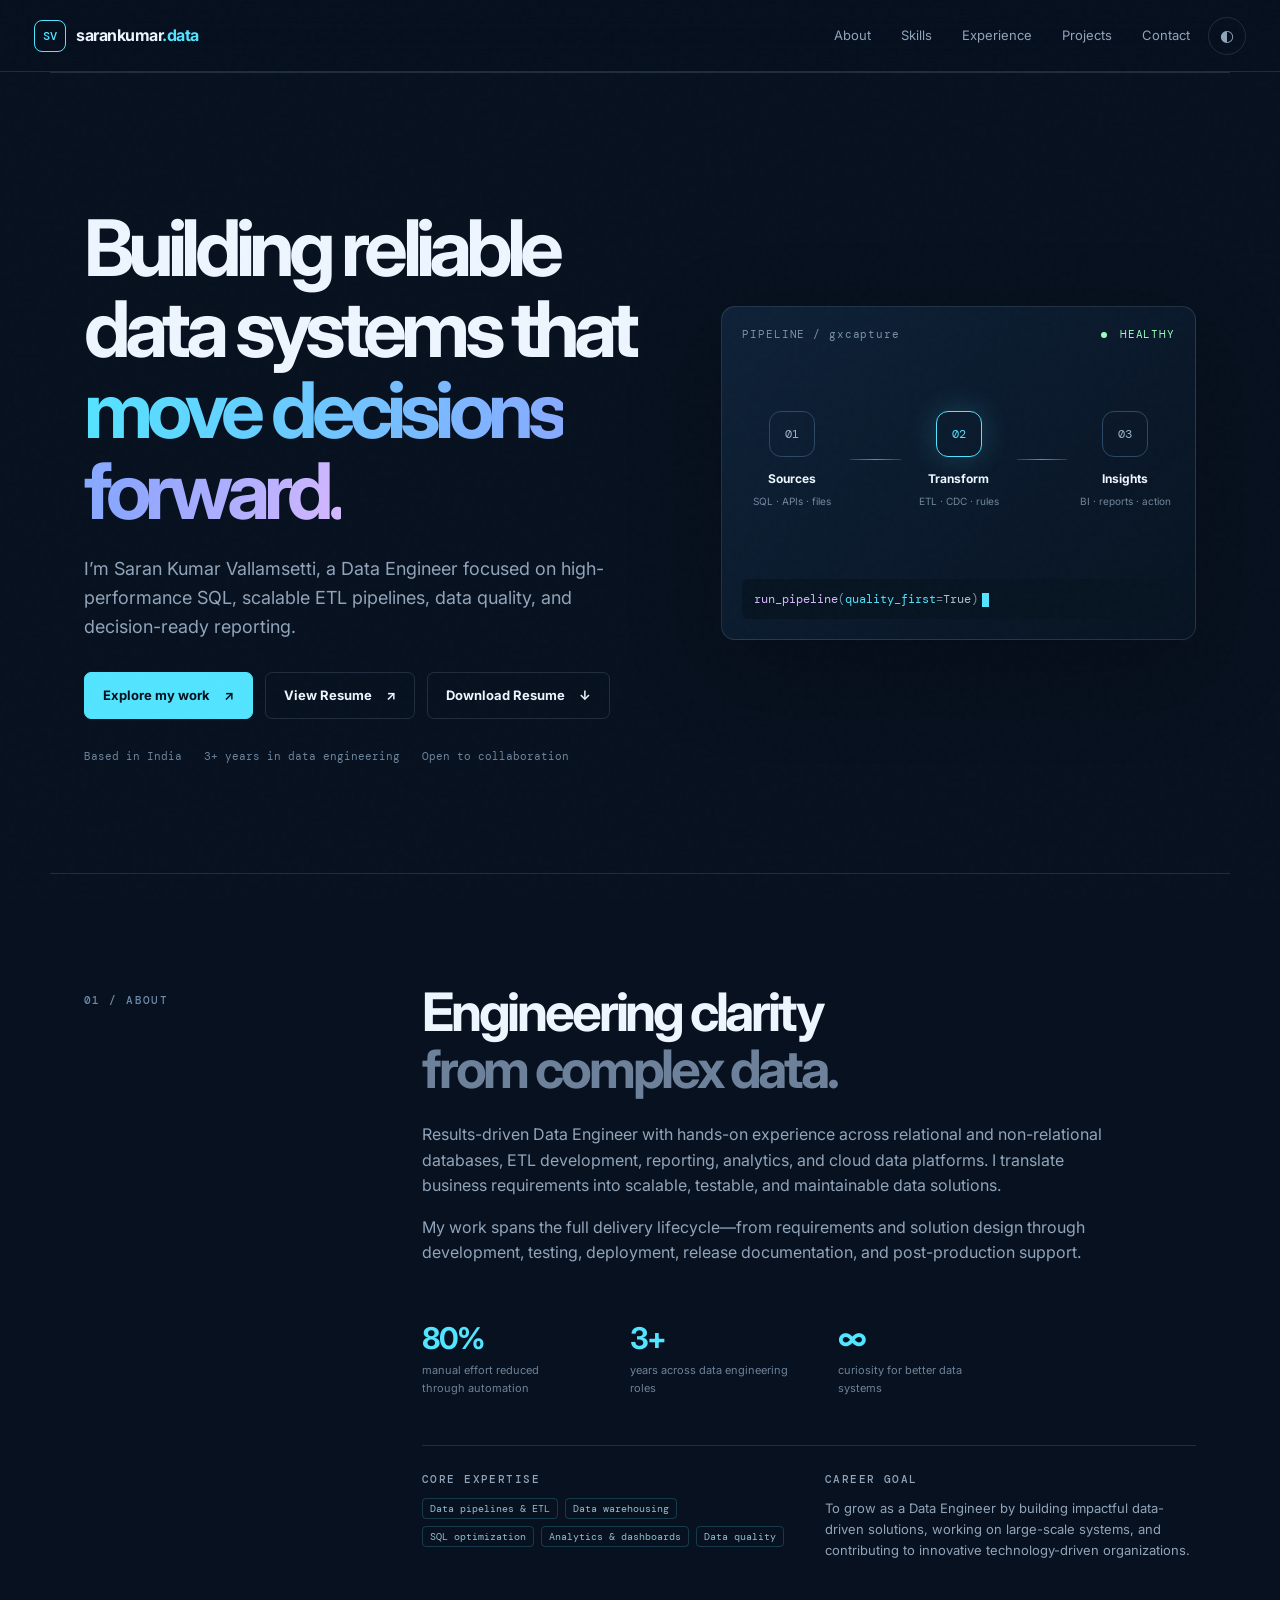
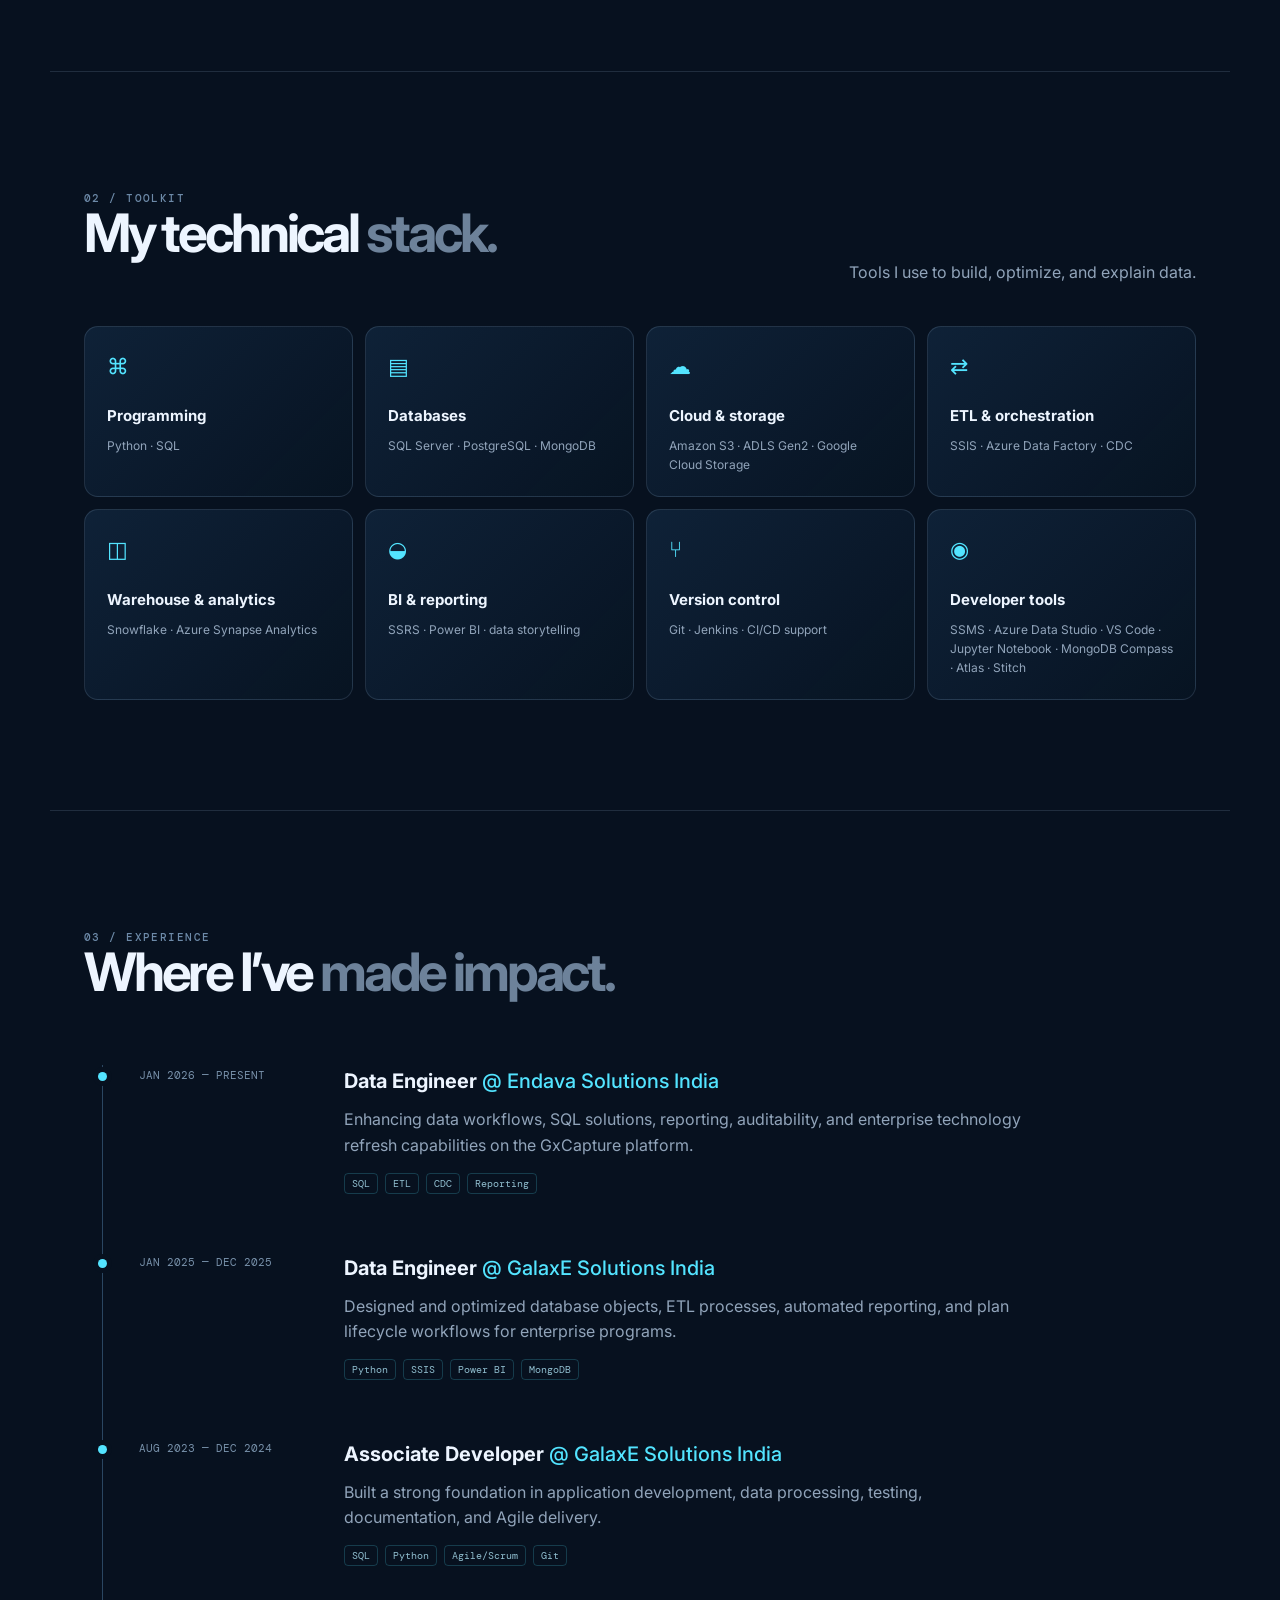
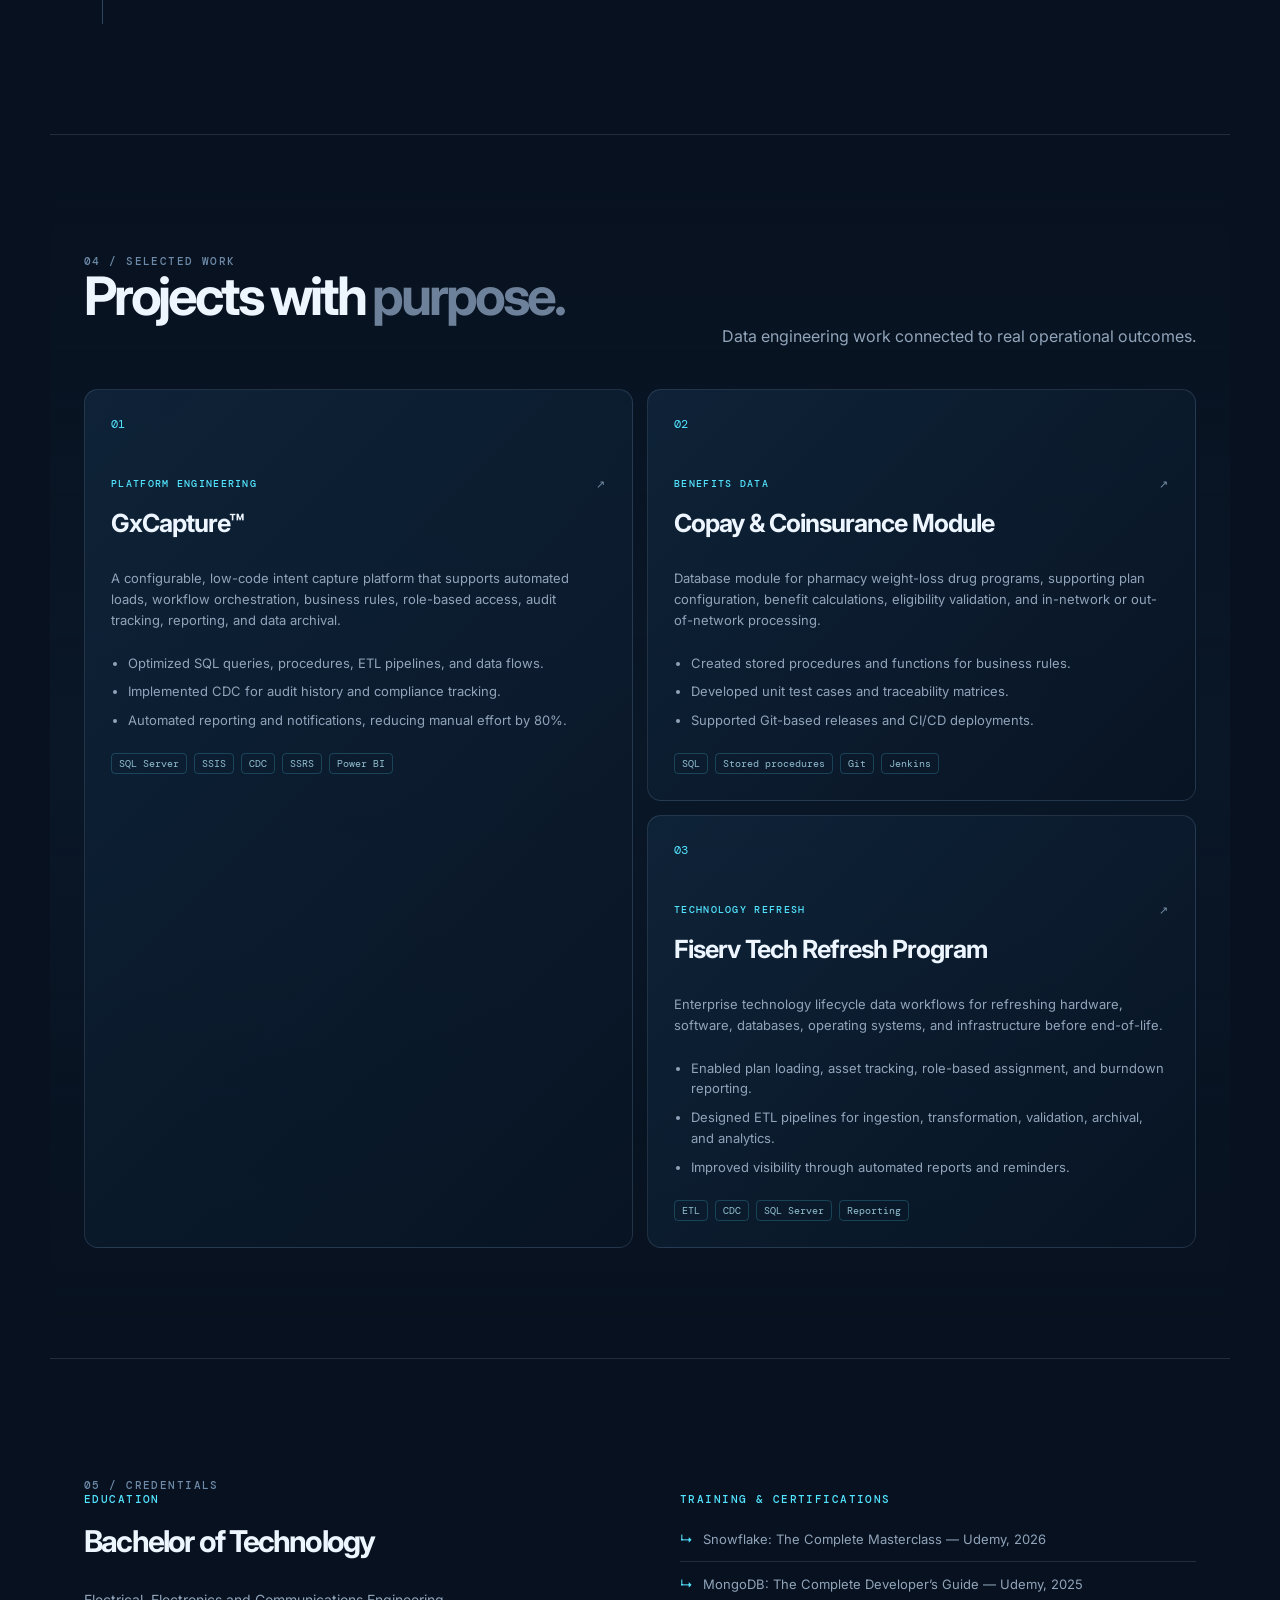
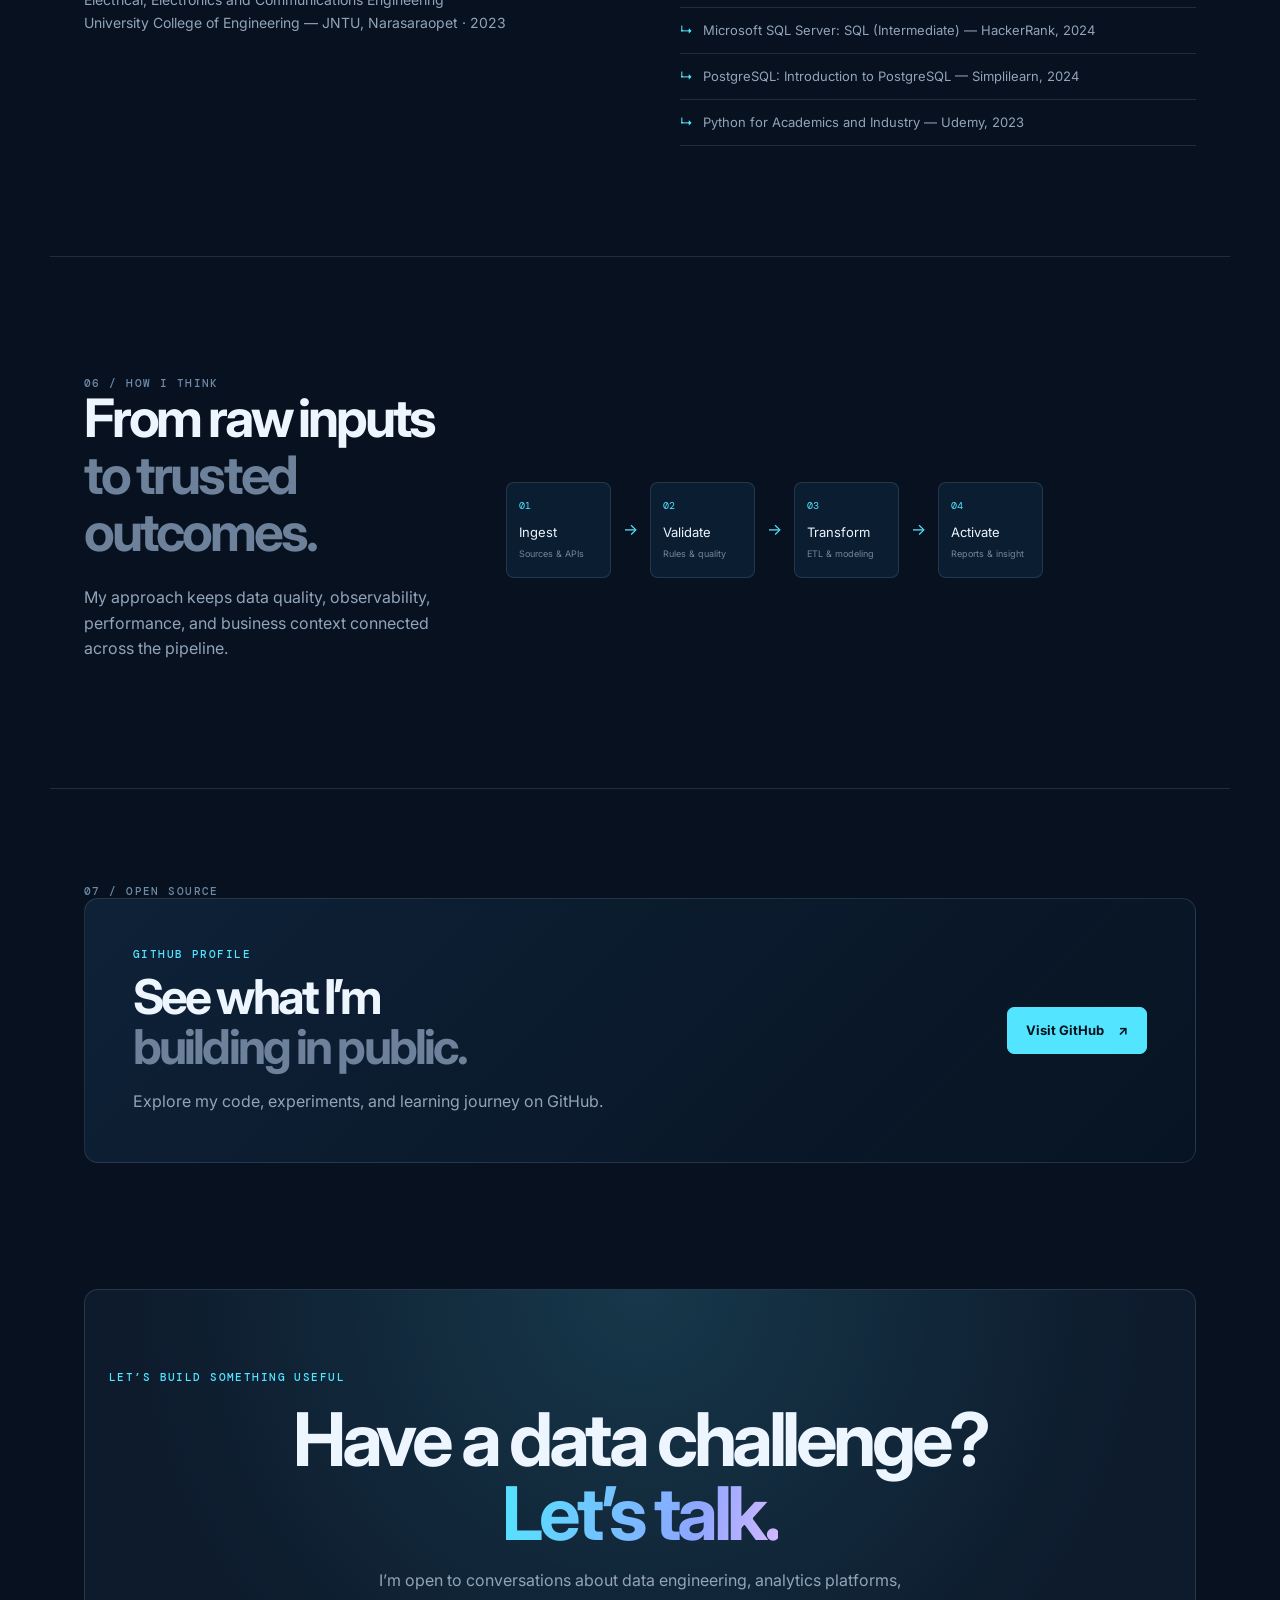
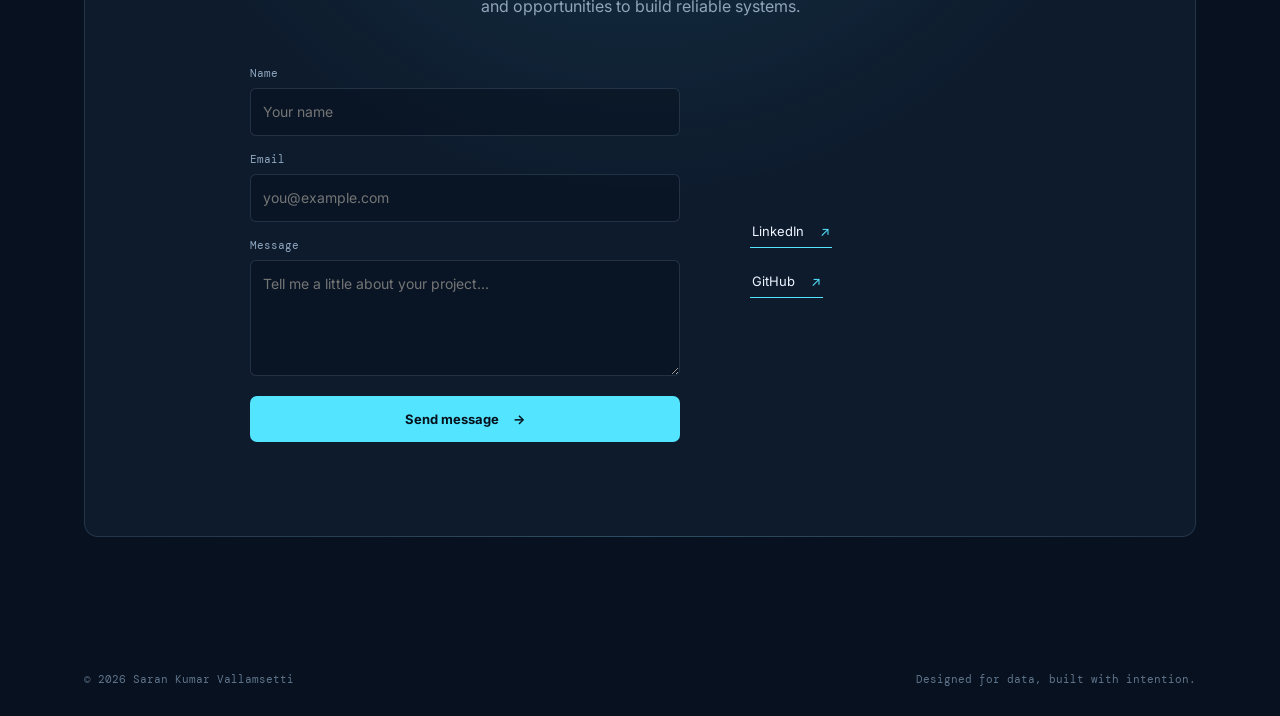
<file: index.html>
<!doctype html>
<html lang="en">
<head>
  <meta charset="UTF-8" />
  <meta name="viewport" content="width=device-width, initial-scale=1.0" />
  <meta name="description" content="Portfolio of Saran Kumar Vallamsetti, Data Engineer specializing in SQL, Python, ETL, reporting, and cloud data platforms." />
  <title>Saran Kumar Vallamsetti | Data Engineer</title>
  <link rel="preconnect" href="https://fonts.googleapis.com" />
  <link rel="preconnect" href="https://fonts.gstatic.com" crossorigin />
  <link href="https://fonts.googleapis.com/css2?family=DM+Mono:wght@400;500&family=Inter:wght@400;500;600;700;800&display=swap" rel="stylesheet" />
  <link rel="stylesheet" href="style.css" />
</head>
<body>
  <div class="noise" aria-hidden="true"></div>
  <header class="site-header">
    <a class="brand" href="#top" aria-label="Saran Kumar Vallamsetti home"><span class="brand-mark">SV</span><span>sarankumar<span class="accent">.data</span></span></a>
    <button class="menu-toggle" aria-label="Open navigation" aria-expanded="false">☰</button>
    <nav class="nav-links" aria-label="Primary navigation">
      <a href="#about">About</a><a href="#skills">Skills</a><a href="#experience">Experience</a><a href="#projects">Projects</a><a href="#contact">Contact</a>
    </nav>
    <button class="theme-toggle" aria-label="Toggle color theme">◐</button>
  </header>

  <main id="top">
    <section class="hero section-wrap">
      <div class="hero-copy reveal">
        <!-- <p class="eyebrow"><span class="pulse"></span> AVAILABLE FOR DATA ENGINEERING OPPORTUNITIES</p> -->
        <h1>Building reliable data systems that <span class="gradient-text">move decisions forward.</span></h1>
        <p class="hero-text">I’m Saran Kumar Vallamsetti, a Data Engineer focused on high-performance SQL, scalable ETL pipelines, data quality, and decision-ready reporting.</p>
       <div class="hero-actions"><a class="button primary" href="#projects">Explore my work <span>↗</span></a><a class="button ghost" href="assets/SaranKumarVallamsetti_Resume.pdf" target="_blank" rel="noopener noreferrer">View Resume <span>↗</span></a><a class="button ghost" href="assets/SaranKumarVallamsetti_Resume.docx" download="SaranKumarVallamsetti_Resume.docx">Download Resume <span>↓</span></a></div>
        <div class="hero-meta"><span>Based in India</span><span>3+ years in data engineering</span><span>Open to collaboration</span></div>
      </div>
      <div class="pipeline-card reveal" aria-label="Illustration of a data engineering pipeline">
        <div class="card-top"><span>PIPELINE / gxcapture</span><span class="status"><i></i> healthy</span></div>
        <div class="pipeline">
          <div class="node"><b>01</b><strong>Sources</strong><small>SQL · APIs · files</small></div><div class="connector"></div>
          <div class="node active"><b>02</b><strong>Transform</strong><small>ETL · CDC · rules</small></div><div class="connector"></div>
          <div class="node"><b>03</b><strong>Insights</strong><small>BI · reports · action</small></div>
        </div>
        <div class="code-line"><span>run_pipeline</span><em>(</em><span class="cyan">quality_first</span><em>=</em><span class="green">True</span><em>)</em><span class="cursor"></span></div>
      </div>
    </section>

    <section id="about" class="section-wrap split-section">
      <div class="section-label">01 / ABOUT</div>
      <div class="section-content reveal"><h2>Engineering clarity<br /><span class="muted">from complex data.</span></h2><p>Results-driven Data Engineer with hands-on experience across relational and non-relational databases, ETL development, reporting, analytics, and cloud data platforms. I translate business requirements into scalable, testable, and maintainable data solutions.</p><p>My work spans the full delivery lifecycle—from requirements and solution design through development, testing, deployment, release documentation, and post-production support.</p><div class="fact-row"><div><strong>80%</strong><span>manual effort reduced through automation</span></div><div><strong>3+</strong><span>years across data engineering roles</span></div><div><strong>∞</strong><span>curiosity for better data systems</span></div></div><div class="about-panels"><div><p class="mini-label">CORE EXPERTISE</p><div class="tag-list"><span>Data pipelines & ETL</span><span>Data warehousing</span><span>SQL optimization</span><span>Analytics & dashboards</span><span>Data quality</span></div></div><div><p class="mini-label">CAREER GOAL</p><p class="small-copy">To grow as a Data Engineer by building impactful data-driven solutions, working on large-scale systems, and contributing to innovative technology-driven organizations.</p></div></div></div>
    </section>

    <section id="skills" class="section-wrap">
      <div class="section-label">02 / TOOLKIT</div><div class="section-heading"><h2>My technical <span class="muted">stack.</span></h2><p>Tools I use to build, optimize, and explain data.</p></div>
      <div class="skills-grid reveal">
        <article class="skill-card"><span class="skill-icon">⌘</span><h3>Programming</h3><p>Python · SQL</p></article>
        <article class="skill-card"><span class="skill-icon">▤</span><h3>Databases</h3><p>SQL Server · PostgreSQL · MongoDB</p></article>
        <article class="skill-card"><span class="skill-icon">☁</span><h3>Cloud & storage</h3><p>Amazon S3 · ADLS Gen2 · Google Cloud Storage</p></article>
        <article class="skill-card"><span class="skill-icon">⇄</span><h3>ETL & orchestration</h3><p>SSIS · Azure Data Factory · CDC</p></article>
        <article class="skill-card"><span class="skill-icon">◫</span><h3>Warehouse & analytics</h3><p>Snowflake · Azure Synapse Analytics</p></article>
        <article class="skill-card"><span class="skill-icon">◒</span><h3>BI & reporting</h3><p>SSRS · Power BI · data storytelling</p></article>
        <article class="skill-card"><span class="skill-icon">⑂</span><h3>Version control</h3><p>Git · Jenkins · CI/CD support</p></article>
        <article class="skill-card"><span class="skill-icon">◉</span><h3>Developer tools</h3><p>SSMS · Azure Data Studio · VS Code · Jupyter Notebook · MongoDB Compass · Atlas · Stitch</p></article>
      </div>
    </section>

    <section id="experience" class="section-wrap">
      <div class="section-label">03 / EXPERIENCE</div><div class="section-heading"><h2>Where I’ve <span class="muted">made impact.</span></h2></div>
      <div class="timeline reveal">
        <article class="timeline-item"><span class="timeline-dot"></span><div class="timeline-date">JAN 2026 — PRESENT</div><div class="timeline-main"><h3>Data Engineer <span>@ Endava Solutions India</span></h3><p>Enhancing data workflows, SQL solutions, reporting, auditability, and enterprise technology refresh capabilities on the GxCapture platform.</p><div class="tag-list"><span>SQL</span><span>ETL</span><span>CDC</span><span>Reporting</span></div></div></article>
        <article class="timeline-item"><span class="timeline-dot"></span><div class="timeline-date">JAN 2025 — DEC 2025</div><div class="timeline-main"><h3>Data Engineer <span>@ GalaxE Solutions India</span></h3><p>Designed and optimized database objects, ETL processes, automated reporting, and plan lifecycle workflows for enterprise programs.</p><div class="tag-list"><span>Python</span><span>SSIS</span><span>Power BI</span><span>MongoDB</span></div></div></article>
        <article class="timeline-item"><span class="timeline-dot"></span><div class="timeline-date">AUG 2023 — DEC 2024</div><div class="timeline-main"><h3>Associate Developer <span>@ GalaxE Solutions India</span></h3><p>Built a strong foundation in application development, data processing, testing, documentation, and Agile delivery.</p><div class="tag-list"><span>SQL</span><span>Python</span><span>Agile/Scrum</span><span>Git</span></div></div></article>
      </div>
    </section>

    <section id="projects" class="section-wrap projects-section">
      <div class="section-label">04 / SELECTED WORK</div><div class="section-heading"><h2>Projects with <span class="muted">purpose.</span></h2><p>Data engineering work connected to real operational outcomes.</p></div>
      <div class="projects-grid reveal">
        <article class="project-card featured"><div class="project-number">01</div><div class="project-top"><span class="project-type">PLATFORM ENGINEERING</span><span>↗</span></div><h3>GxCapture™</h3><p>A configurable, low-code intent capture platform that supports automated loads, workflow orchestration, business rules, role-based access, audit tracking, reporting, and data archival.</p><ul><li>Optimized SQL queries, procedures, ETL pipelines, and data flows.</li><li>Implemented CDC for audit history and compliance tracking.</li><li>Automated reporting and notifications, reducing manual effort by 80%.</li></ul><div class="tag-list"><span>SQL Server</span><span>SSIS</span><span>CDC</span><span>SSRS</span><span>Power BI</span></div></article>
        <article class="project-card"><div class="project-number">02</div><div class="project-top"><span class="project-type">BENEFITS DATA</span><span>↗</span></div><h3>Copay & Coinsurance Module</h3><p>Database module for pharmacy weight-loss drug programs, supporting plan configuration, benefit calculations, eligibility validation, and in-network or out-of-network processing.</p><ul><li>Created stored procedures and functions for business rules.</li><li>Developed unit test cases and traceability matrices.</li><li>Supported Git-based releases and CI/CD deployments.</li></ul><div class="tag-list"><span>SQL</span><span>Stored procedures</span><span>Git</span><span>Jenkins</span></div></article>
        <article class="project-card"><div class="project-number">03</div><div class="project-top"><span class="project-type">TECHNOLOGY REFRESH</span><span>↗</span></div><h3>Fiserv Tech Refresh Program</h3><p>Enterprise technology lifecycle data workflows for refreshing hardware, software, databases, operating systems, and infrastructure before end-of-life.</p><ul><li>Enabled plan loading, asset tracking, role-based assignment, and burndown reporting.</li><li>Designed ETL pipelines for ingestion, transformation, validation, archival, and analytics.</li><li>Improved visibility through automated reports and reminders.</li></ul><div class="tag-list"><span>ETL</span><span>CDC</span><span>SQL Server</span><span>Reporting</span></div></article>
      </div>
    </section>

    <section class="section-wrap education-section"><div class="section-label">05 / CREDENTIALS</div><div class="credential-grid reveal"><div><p class="mini-label">EDUCATION</p><h2>Bachelor of Technology</h2><p>Electrical, Electronics and Communications Engineering<br />University College of Engineering — JNTU, Narasaraopet · 2023</p></div><div><p class="mini-label">TRAINING & CERTIFICATIONS</p><ul class="credential-list"><li>Snowflake: The Complete Masterclass — Udemy, 2026</li><li>MongoDB: The Complete Developer’s Guide — Udemy, 2025</li><li>Microsoft SQL Server: SQL (Intermediate) — HackerRank, 2024</li><li>PostgreSQL: Introduction to PostgreSQL — Simplilearn, 2024</li><li>Python for Academics and Industry — Udemy, 2023</li></ul></div></div></section>

    <section class="section-wrap architecture-section"><div class="section-label">06 / HOW I THINK</div><div class="architecture reveal"><div><h2>From raw inputs<br /><span class="muted">to trusted outcomes.</span></h2><p>My approach keeps data quality, observability, performance, and business context connected across the pipeline.</p></div><div class="arch-flow"><div><b>01</b><span>Ingest</span><small>Sources & APIs</small></div><i>→</i><div><b>02</b><span>Validate</span><small>Rules & quality</small></div><i>→</i><div><b>03</b><span>Transform</span><small>ETL & modeling</small></div><i>→</i><div><b>04</b><span>Activate</span><small>Reports & insight</small></div></div></div></section>
    <section class="section-wrap github-section"><div class="section-label">07 / OPEN SOURCE</div><div class="github-card reveal"><div><p class="mini-label">GITHUB PROFILE</p><h2>See what I’m<br /><span class="muted">building in public.</span></h2><p>Explore my code, experiments, and learning journey on GitHub.</p></div><a class="button primary" href="https://github.com/svallamsetti" target="_blank" rel="noreferrer">Visit GitHub <span>↗</span></a></div></section>

    <section id="contact" class="section-wrap contact-section"><div class="contact-card reveal"><p class="eyebrow">LET’S BUILD SOMETHING USEFUL</p><h2>Have a data challenge?<br /><span class="gradient-text">Let’s talk.</span></h2><p>I’m open to conversations about data engineering, analytics platforms, and opportunities to build reliable systems.</p><div class="contact-layout"><form id="contact-form"><label for="name">Name</label><input id="name" name="name" required placeholder="Your name" /><label for="email">Email</label><input id="email" name="email" type="email" required placeholder="you@example.com" /><label for="message">Message</label><textarea id="message" name="message" rows="4" required placeholder="Tell me a little about your project..."></textarea><button class="button primary" type="submit">Send message <span>→</span></button><p id="form-status" class="form-status" role="status"></p></form><div class="contact-links contact-side"><a href="https://www.linkedin.com/in/sarankumarvallamsetti" target="_blank" rel="noreferrer">LinkedIn <span>↗</span></a><a href="https://github.com/svallamsetti" target="_blank" rel="noreferrer">GitHub <span>↗</span></a></div></div></div></section>
  </main>
  <footer class="footer section-wrap"><span>© 2026 Saran Kumar Vallamsetti</span><span>Designed for data, built with intention.</span></footer>
  <script src="script.js"></script>
</body>
</html>
</file>
<file: style.css>
:root{--bg:#07111f;--surface:#0d1b2d;--text:#edf5ff;--muted:#91a4ba;--line:rgba(162,194,224,.16);--accent:#53e4ff;--accent-2:#8da6ff;--success:#9bffbe;--radius:14px;--max:1180px;--gutter:clamp(18px,4vw,34px)}
*{box-sizing:border-box}html{scroll-behavior:smooth}body{margin:0;background:var(--bg);color:var(--text);font-family:Inter,system-ui,sans-serif;line-height:1.6;overflow-x:hidden}a,button,input,textarea{font:inherit}a,button{-webkit-tap-highlight-color:transparent}button{cursor:pointer}.noise{position:fixed;inset:0;pointer-events:none;opacity:.035;z-index:20;background-image:url("data:image/svg+xml,%3Csvg viewBox='0 0 180 180' xmlns='http://www.w3.org/2000/svg'%3E%3Cfilter id='n'%3E%3CfeTurbulence type='fractalNoise' baseFrequency='.9' numOctaves='3' stitchTiles='stitch'/%3E%3C/filter%3E%3Crect width='100%25' height='100%25' filter='url(%23n)' opacity='.5'/%3E%3C/svg%3E")}
.site-header{position:sticky;top:0;z-index:10;min-height:72px;display:flex;align-items:center;gap:18px;padding:12px var(--gutter);border-bottom:1px solid var(--line);background:rgba(7,17,31,.82);backdrop-filter:blur(18px)}.brand{display:flex;align-items:center;gap:10px;color:var(--text);text-decoration:none;font-weight:700;letter-spacing:-.03em;white-space:nowrap}.brand-mark{display:grid;place-items:center;width:32px;height:32px;border:1px solid var(--accent);border-radius:8px;color:var(--accent);font:500 12px 'DM Mono',monospace}.accent,.cyan{color:var(--accent)}.nav-links{display:flex;align-items:center;gap:clamp(16px,3vw,30px);margin-left:auto}.nav-links a{color:var(--muted);font-size:13px;text-decoration:none;transition:color .2s ease}.nav-links a:hover,.nav-links a:focus-visible{color:var(--accent)}.theme-toggle,.menu-toggle{width:38px;height:38px;flex:0 0 38px;border:1px solid var(--line);border-radius:50%;background:transparent;color:var(--muted)}.menu-toggle{display:none;border-radius:8px;font-size:18px}
.section-wrap{width:min(100%,var(--max));margin:0 auto;padding-inline:var(--gutter)}.hero{min-height:min(760px,calc(100vh - 72px));display:grid;grid-template-columns:minmax(0,1.08fr) minmax(300px,.92fr);align-items:center;gap:clamp(34px,7vw,80px);padding-top:clamp(64px,10vw,110px);padding-bottom:clamp(70px,10vw,110px)}.eyebrow,.mini-label,.project-type,.section-label{color:var(--accent);font:500 11px 'DM Mono',monospace;letter-spacing:.13em}.eyebrow{display:flex;align-items:center;gap:10px}.pulse,.status i{display:inline-block;width:7px;height:7px;border-radius:50%;background:var(--success);box-shadow:0 0 0 5px rgba(155,255,190,.1)}h1,h2,h3,p{margin-top:0}h1{max-width:820px;margin:24px 0;font-size:clamp(44px,6.2vw,78px);line-height:1.04;letter-spacing:-.075em}h2{letter-spacing:-.06em}.gradient-text{color:transparent;background:linear-gradient(100deg,var(--accent),var(--accent-2) 70%,#d5b8ff);-webkit-background-clip:text;background-clip:text}.hero-text{max-width:650px;color:var(--muted);font-size:clamp(16px,1.5vw,18px)}.hero-actions{display:flex;flex-wrap:wrap;gap:12px;margin:30px 0}.button{display:inline-flex;align-items:center;justify-content:center;gap:14px;min-height:46px;padding:12px 18px;border-radius:7px;font-size:13px;font-weight:700;text-decoration:none;transition:transform .2s ease,border-color .2s ease,background .2s ease}.button:hover{transform:translateY(-2px)}.button.primary{border:1px solid var(--accent);background:var(--accent);color:#04111c}.button.ghost{border:1px solid var(--line);color:var(--text)}.hero-meta{display:flex;flex-wrap:wrap;gap:12px 22px;color:#6e859f;font:11px 'DM Mono',monospace}
.pipeline-card,.skill-card,.project-card,.contact-card,.github-card{border:1px solid var(--line);border-radius:var(--radius);background:linear-gradient(135deg,rgba(16,36,58,.9),rgba(8,20,35,.88))}.pipeline-card{padding:20px;box-shadow:0 30px 90px rgba(0,0,0,.25)}.card-top,.project-top{display:flex;justify-content:space-between;gap:16px;color:#7891aa;font:11px 'DM Mono',monospace;letter-spacing:.08em}.status{color:var(--success);text-transform:uppercase;white-space:nowrap}.status i{width:6px;height:6px;margin-right:5px;box-shadow:none}.pipeline{display:flex;align-items:center;justify-content:space-between;margin:clamp(44px,7vw,70px) 0}.node{width:100px;text-align:center}.node b{display:grid;place-items:center;width:46px;height:46px;margin:0 auto 12px;border:1px solid #2b4967;border-radius:12px;color:#9cb4cb;font:12px 'DM Mono',monospace}.node.active b{border-color:var(--accent);color:var(--accent);box-shadow:0 0 30px rgba(83,228,255,.2)}.node strong,.node small{display:block}.node strong{font-size:12px}.node small{margin-top:5px;color:#71879c;font-size:10px}.connector{flex:1;height:1px;margin-inline:8px;background:linear-gradient(90deg,#2e516d,var(--accent),#2e516d);opacity:.65}.code-line{padding:12px;border-radius:7px;background:#071522;color:#b2c2d2;font:12px 'DM Mono',monospace;overflow-wrap:anywhere}.code-line span:first-child{color:#d7b8ff}.code-line em{color:#7891aa;font-style:normal}.cursor{display:inline-block;width:7px;height:14px;margin-left:4px;background:var(--accent);vertical-align:middle;animation:blink 1s infinite}@keyframes blink{50%{opacity:0}}
section{padding-block:clamp(72px,10vw,110px);border-top:1px solid var(--line)}.split-section{display:grid;grid-template-columns:minmax(120px,25%) 1fr;gap:clamp(28px,5vw,60px)}.section-label{padding-top:9px;color:#6d8aa8}.section-content h2,.section-heading h2,.architecture h2{margin-bottom:24px;font-size:clamp(34px,4.5vw,53px);line-height:1.08}.muted{color:#6d829a}.section-content p,.section-heading p,.architecture p{max-width:680px;color:var(--muted)}.fact-row{display:flex;flex-wrap:wrap;gap:28px 48px;margin-top:48px}.fact-row div{display:flex;flex-direction:column;max-width:160px}.fact-row strong{color:var(--accent);font-size:30px;letter-spacing:-.06em}.fact-row span{color:#6d829a;font-size:11px}.about-panels{display:grid;grid-template-columns:repeat(2,minmax(0,1fr));gap:32px;margin-top:48px;padding-top:26px;border-top:1px solid var(--line)}.about-panels .tag-list{margin-top:12px}.small-copy{margin:12px 0 0;font-size:13px!important}.section-heading{display:flex;align-items:end;justify-content:space-between;gap:24px;margin-bottom:40px}.section-heading p{margin:0}.skills-grid{display:grid;grid-template-columns:repeat(4,minmax(0,1fr));gap:12px}.skill-card{min-height:160px;padding:22px;transition:transform .25s ease,border-color .25s ease}.skill-card:hover,.project-card:hover{border-color:rgba(83,228,255,.55);transform:translateY(-4px)}.skill-icon{color:var(--accent);font-size:22px}.skill-card h3{margin:20px 0 8px;font-size:15px}.skill-card p{margin:0;color:var(--muted);font-size:12px}
.timeline{margin-left:18px;border-left:1px solid #2a4661}.timeline-item{position:relative;display:grid;grid-template-columns:180px minmax(0,1fr);gap:25px;padding:0 0 58px 36px}.timeline-dot{position:absolute;top:7px;left:-5px;width:9px;height:9px;border-radius:50%;background:var(--accent);box-shadow:0 0 0 5px var(--bg)}.timeline-date{padding-top:3px;color:#7891aa;font:11px 'DM Mono',monospace}.timeline-main h3{margin:0 0 10px;font-size:20px}.timeline-main h3 span{color:var(--accent);font-weight:500}.timeline-main p{max-width:680px;margin-bottom:14px;color:var(--muted)}.tag-list{display:flex;flex-wrap:wrap;gap:7px}.tag-list span{padding:3px 7px;border:1px solid rgba(83,228,255,.2);border-radius:4px;color:#91bfd0;font:10px 'DM Mono',monospace}.projects-section{background:linear-gradient(180deg,transparent,rgba(17,40,62,.25),transparent)}.projects-grid{display:grid;grid-template-columns:repeat(2,minmax(0,1fr));gap:14px}.project-card{padding:26px;transition:transform .25s ease,border-color .25s ease}.project-card.featured{grid-row:span 2}.project-number{margin-bottom:45px;color:var(--accent);font:12px 'DM Mono',monospace}.project-top{margin-bottom:12px}.project-type{font-size:10px}.project-card h3{font-size:25px;letter-spacing:-.04em}.project-card p,.project-card li{color:var(--muted);font-size:13px}.project-card ul{margin:22px 0;padding-left:17px}.project-card li{margin:8px 0}
.credential-grid{display:grid;grid-template-columns:repeat(2,minmax(0,1fr));gap:clamp(32px,8vw,80px)}.credential-grid h2{font-size:30px}.credential-grid p:not(.mini-label){color:var(--muted);font-size:14px}.credential-list{margin:0;padding:0;list-style:none}.credential-list li{padding:12px 0;border-bottom:1px solid var(--line);color:var(--muted);font-size:13px}.credential-list li::before{margin-right:10px;color:var(--accent);content:'↳'}.architecture{display:grid;grid-template-columns:minmax(220px,.7fr) minmax(0,1.3fr);align-items:center;gap:50px}.arch-flow{display:flex;align-items:center;gap:12px;overflow-x:auto;padding-bottom:8px}.arch-flow>div{flex:0 0 105px;padding:16px 12px;border:1px solid var(--line);border-radius:8px;background:rgba(13,34,54,.8)}.arch-flow b,.arch-flow span,.arch-flow small{display:block}.arch-flow b{color:var(--accent);font:10px 'DM Mono',monospace}.arch-flow span{margin:10px 0 4px;font-size:13px}.arch-flow small{color:#71879c;font-size:9px}.arch-flow i{color:var(--accent);font-style:normal}.github-section{padding-block:clamp(64px,8vw,86px)}.github-card{display:flex;align-items:center;justify-content:space-between;gap:30px;padding:clamp(28px,5vw,48px)}.github-card h2{margin:10px 0 16px;font-size:clamp(32px,4vw,48px);line-height:1.05}.github-card p:not(.mini-label){margin:0;color:var(--muted)}
.contact-section{padding-top:40px;border-top:0}.contact-card{padding:clamp(48px,9vw,80px) 24px;text-align:center;background:radial-gradient(circle at 50% 0%,rgba(83,228,255,.14),transparent 50%),var(--surface)}.contact-card h2{margin:18px 0;font-size:clamp(42px,6vw,74px);line-height:1}.contact-card>p:not(.eyebrow){max-width:540px;margin:0 auto 26px;color:var(--muted)}.contact-layout{display:grid;grid-template-columns:minmax(260px,430px) 1fr;max-width:780px;gap:70px;margin:38px auto 0;text-align:left}.contact-layout form{display:flex;flex-direction:column;gap:8px}.contact-layout label{margin-top:8px;color:#8ea5bd;font:11px 'DM Mono',monospace}.contact-layout input,.contact-layout textarea{width:100%;padding:12px;border:1px solid var(--line);border-radius:6px;outline:none;background:rgba(7,17,31,.5);color:var(--text);font-size:14px;resize:vertical}.contact-layout input:focus,.contact-layout textarea:focus{border-color:var(--accent);box-shadow:0 0 0 3px rgba(83,228,255,.12)}.contact-layout .button{margin-top:12px;border:0}.contact-side{display:flex;flex-direction:column;align-items:flex-start;justify-content:center;gap:18px}.contact-links a{padding:5px 2px;border-bottom:1px solid var(--accent);color:var(--text);font-size:13px;text-decoration:none}.contact-links span{margin-left:12px;color:var(--accent)}.form-status{margin:6px 0 0;color:var(--success);font-size:11px}.footer{display:flex;justify-content:space-between;gap:20px;padding-top:25px;padding-bottom:30px;color:#60758c;font:11px 'DM Mono',monospace}.reveal{opacity:0;transform:translateY(16px);transition:opacity .7s ease,transform .7s ease}.reveal.visible{opacity:1;transform:none}
.light-mode{--bg:#f4f8fc;--surface:#fff;--text:#102035;--muted:#51677e;--line:rgba(24,58,88,.16)}.light-mode .site-header{background:rgba(244,248,252,.86)}.light-mode .pipeline-card,.light-mode .skill-card,.light-mode .project-card,.light-mode .contact-card,.light-mode .github-card{background:linear-gradient(135deg,rgba(255,255,255,.95),rgba(232,240,247,.9))}.light-mode .code-line,.light-mode .contact-layout input,.light-mode .contact-layout textarea{background:#e8f0f7}
@media(max-width:980px){.hero{grid-template-columns:1fr;min-height:auto}.pipeline-card{width:min(100%,680px)}.skills-grid{grid-template-columns:repeat(2,minmax(0,1fr))}.architecture{grid-template-columns:1fr;gap:30px}}
@media(max-width:700px){.site-header{min-height:66px}.menu-toggle{display:block;margin-left:auto}.theme-toggle{display:none}.nav-links{position:absolute;top:66px;right:0;left:0;display:none;flex-direction:column;align-items:stretch;gap:0;padding:8px var(--gutter) 16px;border-bottom:1px solid var(--line);background:var(--surface)}.nav-links.open{display:flex}.nav-links a{padding:13px 0;border-bottom:1px solid var(--line);font-size:14px}.nav-links a:last-child{border-bottom:0}.section-heading{display:block}.section-heading p{margin-top:12px}.split-section{grid-template-columns:1fr;gap:20px}.about-panels,.credential-grid,.contact-layout{grid-template-columns:1fr;gap:30px}.timeline-item{grid-template-columns:1fr;gap:8px;padding-left:25px}.timeline-main h3{font-size:18px}.projects-grid{grid-template-columns:1fr}.project-card.featured{grid-row:auto}.github-card{display:block}.github-card .button{margin-top:24px}.contact-side{align-items:center}.footer{display:block}.footer span{display:block;margin:6px 0}}
@media(max-width:430px){h1{font-size:clamp(39px,12vw,54px)}.hero-actions .button{width:100%}.pipeline{margin-block:38px}.node{width:70px}.node small{font-size:8px}.connector{margin-inline:3px}.card-top{font-size:9px}.fact-row{gap:20px}.fact-row div{max-width:100px}.fact-row strong{font-size:25px}.fact-row span{font-size:10px}}
@media(prefers-reduced-motion:reduce){*,*::before,*::after{scroll-behavior:auto!important;animation-duration:.01ms!important;transition-duration:.01ms!important}.reveal{opacity:1;transform:none}}
</file>
